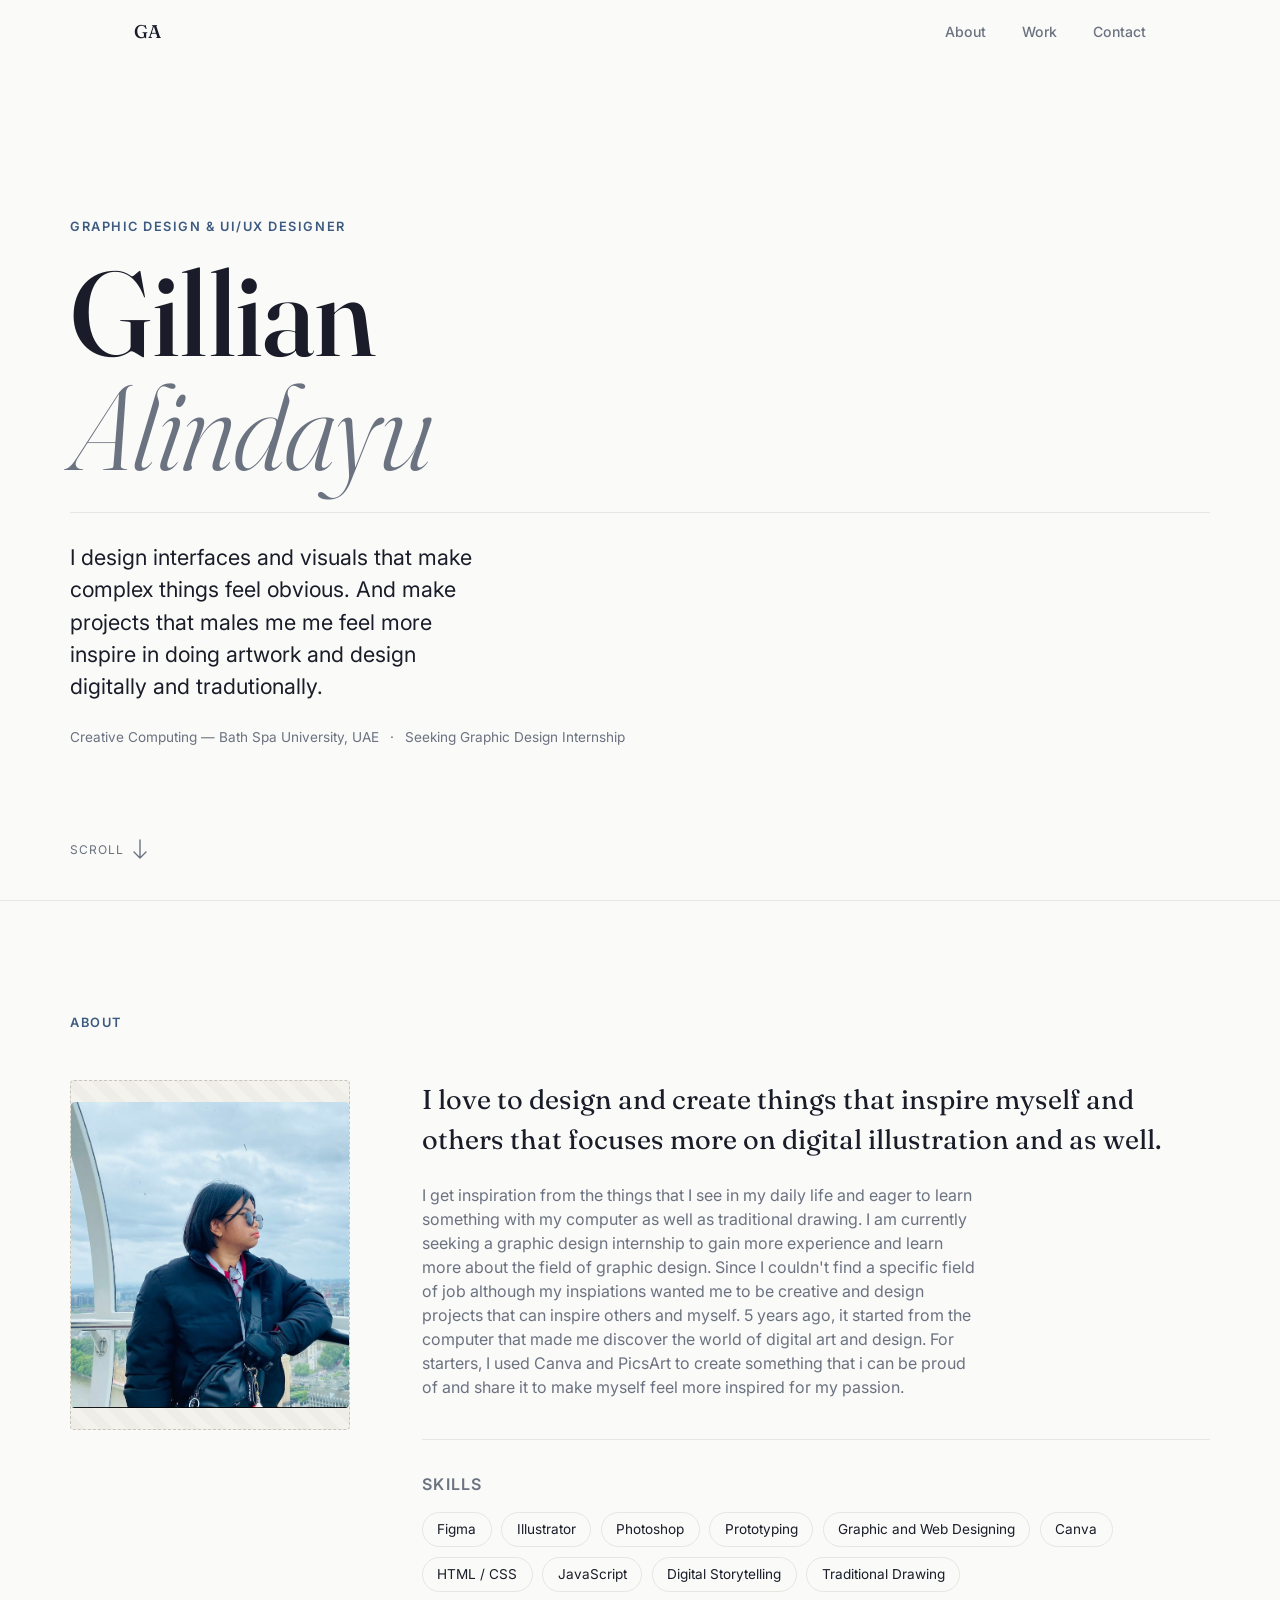
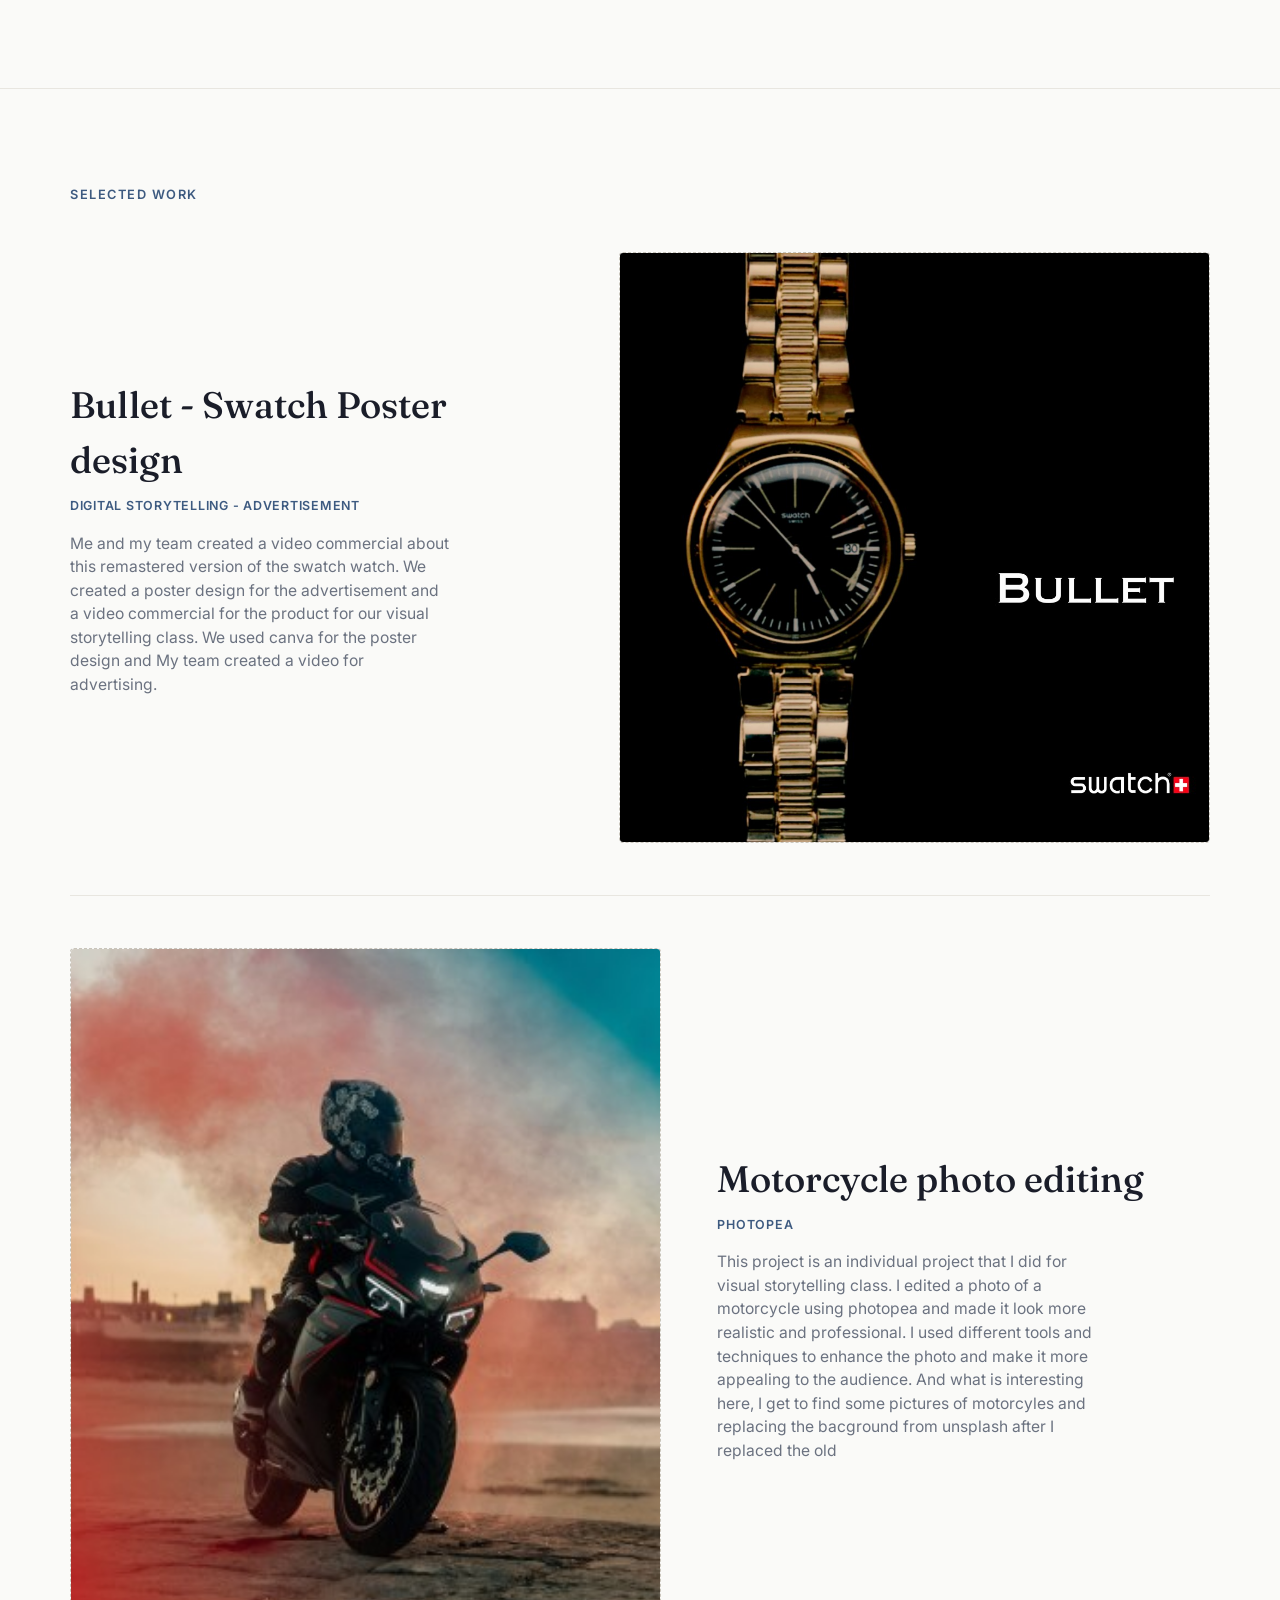
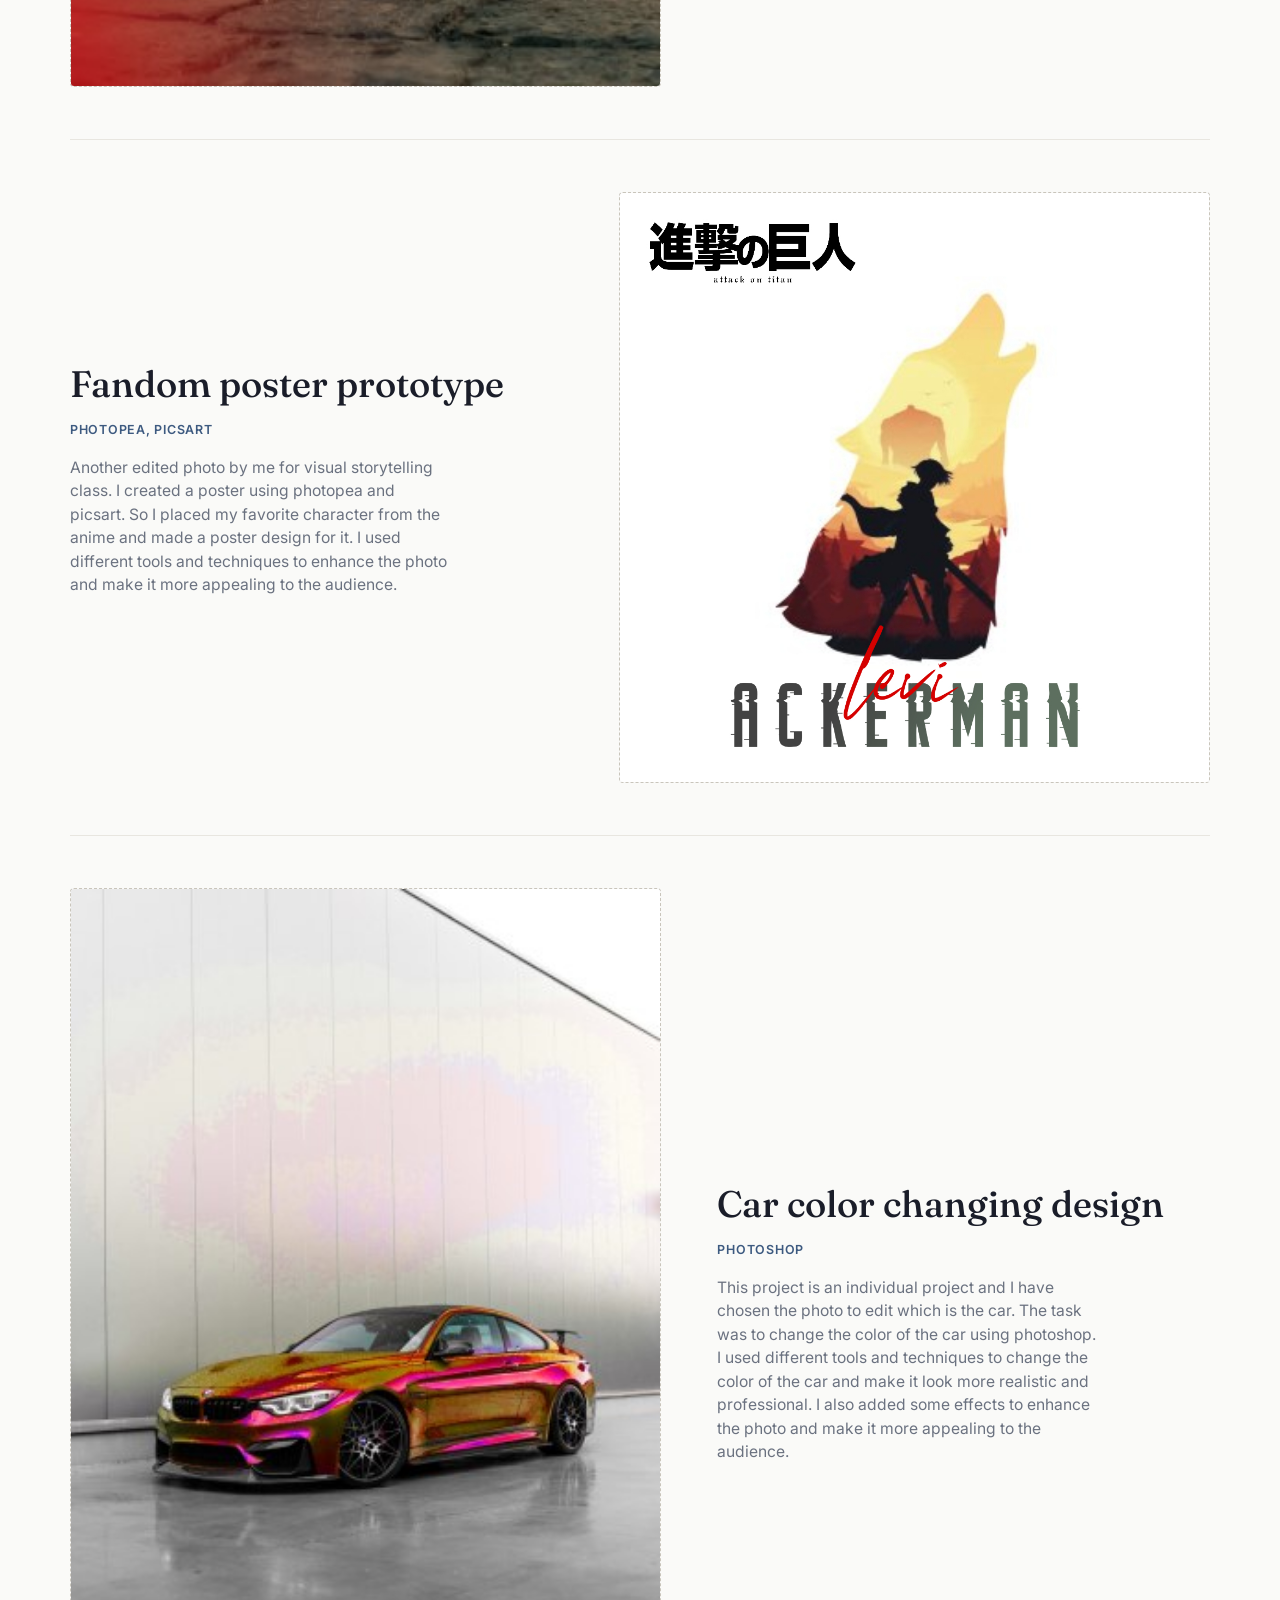
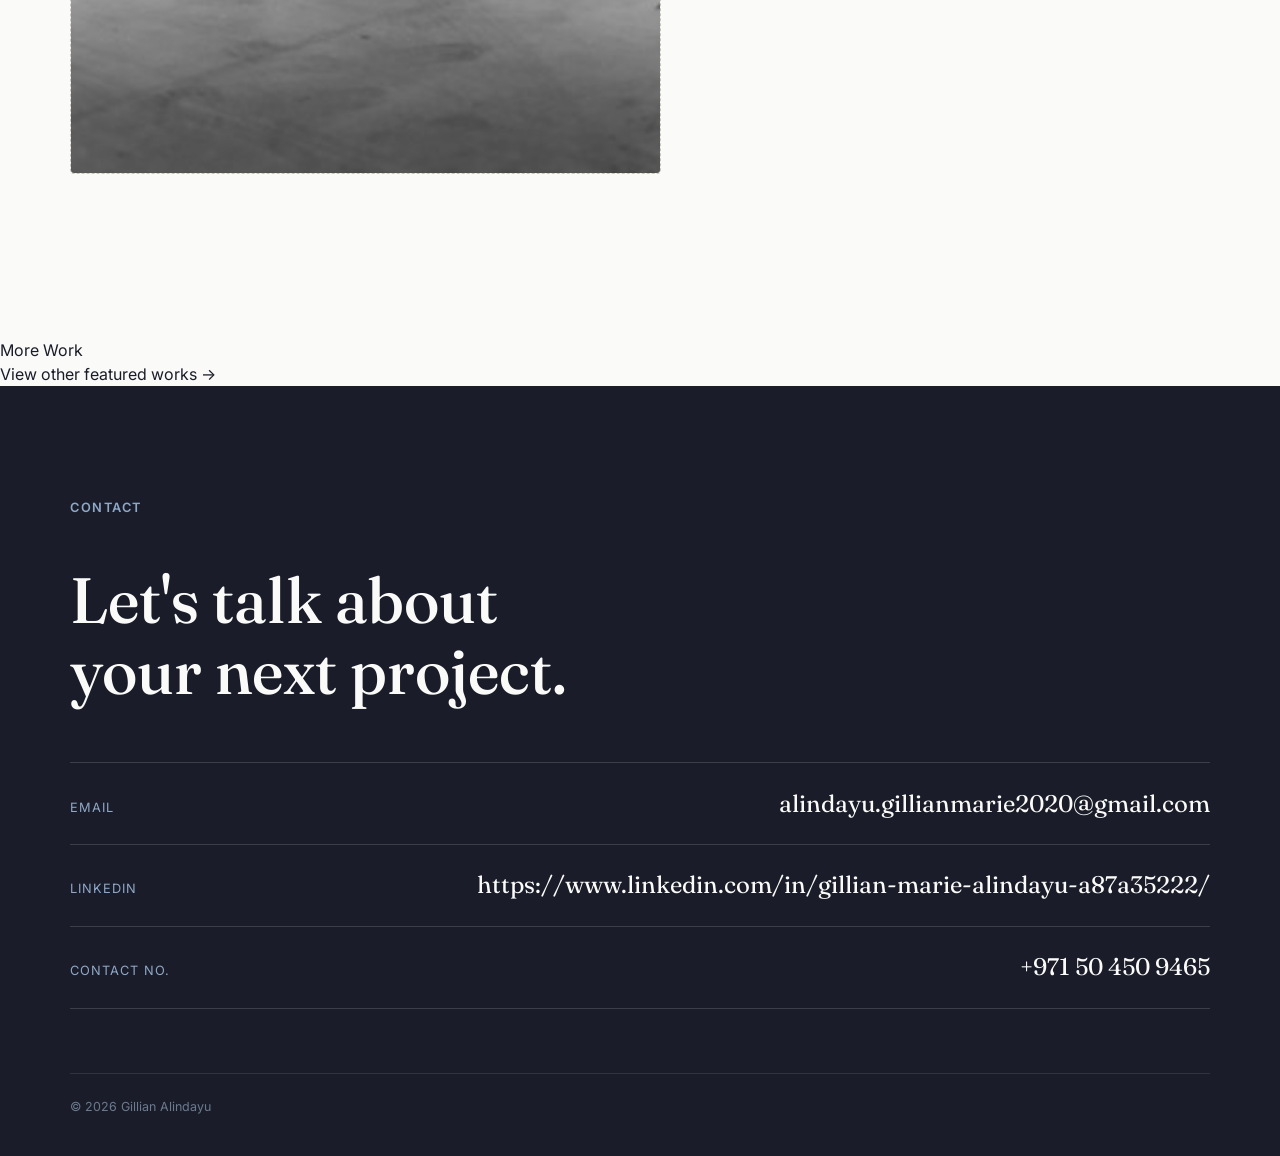
<file: index.html>
<!DOCTYPE html>
<html lang="en">
<head>
<meta charset="UTF-8">
<meta name="viewport" content="width=device-width, initial-scale=1.0">
<title>Gillian — Graphic Design &amp; UI/UX Portfolio</title>
<meta name="description" content="Portfolio of Gillian, Creative Computing student specializing in graphic design and UI/UX prototyping.">

<link rel="preconnect" href="https://fonts.googleapis.com">
<link rel="preconnect" href="https://fonts.gstatic.com" crossorigin>
<link href="https://fonts.googleapis.com/css2?family=Fraunces:opsz,wght@9..144,300;9..144,400;9..144,500;9..144,600&family=Inter:wght@400;500;600&display=swap" rel="stylesheet">

<link rel="stylesheet" href="styles.css">
</head>
<body>

<!-- ====================== NAV ====================== -->
<header class="nav" id="nav">
  <div class="nav-inner">
    <a href="#top" class="nav-mark">GA</a>
    <nav class="nav-links">
      <a href="#about">About</a>
      <a href="#work">Work</a>
      <a href="#contact">Contact</a>
    </nav>
    <button class="nav-toggle" id="navToggle" aria-label="Toggle menu" aria-expanded="false">
      <span></span><span></span><span></span>
    </button>
  </div>
</header>

<!-- ====================== HERO ====================== -->
<section class="hero" id="top">
  <div class="hero-inner">
    <p class="eyebrow">Graphic Design &amp; UI/UX Designer</p>
    <h1 class="hero-name">
      Gillian<br><span class="hero-name-sub">Alindayu</span>
    </h1>
    <div class="hero-rule" id="heroRule" aria-hidden="true"></div>
    <p class="hero-tagline">
      <!-- EDIT: write your own 1-line role statement here -->
      I design interfaces and visuals that make complex things feel obvious. And make projects that males 
      me me feel more inspire in doing artwork and design digitally and tradutionally. 
    </p>
    <div class="hero-meta">
      <span>Creative Computing — Bath Spa University, UAE</span>
      <span class="hero-meta-dot">·</span>
      <span>Seeking Graphic Design Internship</span>
    </div>
  </div>
  <button class="scroll-cue" id="scrollCue" aria-label="Scroll to about section">
    <span>Scroll</span>
    <svg width="14" height="20" viewBox="0 0 14 20" fill="none"><path d="M7 1V19M7 19L1 13M7 19L13 13" stroke="currentColor" stroke-width="1.4" stroke-linecap="round" stroke-linejoin="round"/></svg>
  </button>
</section>

<!-- ====================== ABOUT ====================== -->
<section class="about" id="about">
  <div class="about-inner">
    <p class="section-label">About</p>
    <div class="about-grid">
      <div class="about-photo-wrap">
        <!-- EDIT: replace with your headshot. Recommended size ~480x600px (portrait) -->
        <div class="about-photo placeholder-block">
          <span>
            <img src="profilemain.png" alt="Headshot of Gillian" class="about-photo-img">
          </span>
        </div>
      </div>
      <div class="about-copy">
        <!-- EDIT: replace this paragraph with your own bio -->
        <p class="about-lead">
          I love to design and create things that inspire myself and others that focuses more on digital illustration and as well.
        </p>
        <p>
           I get inspiration from the things that I see in my daily life and eager to learn something with my computer as well as traditional drawing. I am currently seeking a graphic design internship to gain more experience and learn more about the field of graphic design.
           Since I couldn't find a specific field of job although my inspiations wanted me to be creative and design projects that can inspire others and myself. 5 years ago, it started from the computer that made me discover the world of digital art and design. For starters, I used Canva and PicsArt to create something that i can be 
           proud of and share it to make myself feel more inspired for my passion. 
        </p>

        <div class="about-skills">
          <p class="about-skills-label">Skills</p>
          <ul class="skills-list">
            <li>Figma</li>
            <li>Illustrator</li>
            <li>Photoshop</li>
            <li>Prototyping</li>
            <li>Graphic and Web Designing</li>
            <li>Canva</li>
            <li>HTML / CSS</li>
            <li>JavaScript</li>
            <li>Digital Storytelling</li>
            <li>Traditional Drawing</li>
            <!-- EDIT: add/remove tools to match your actual skill set -->
          </ul>
        </div>
      </div>
    </div>
  </div>
</section>

<!-- ====================== WORK / PROJECTS ====================== -->
<section class="work" id="work">
  <div class="work-inner">
    <p class="section-label">Selected Work</p>

    <!-- PROJECT 1 -->
    <article class="project" data-project="1">
      <div class="project-text">
        <h3 class="project-title">Bullet - Swatch Poster design</h3>
        <p class="project-role">Digital Storytelling - advertisement</p>
        <p class="project-desc">
         Me and my team created a video commercial about this remastered version of the swatch watch. We created a poster design for the advertisement and a video commercial for the product for our 
         visual storytelling class. We used canva for the poster design and My team created a video for advertising.
        </p>
      </div>
      <div class="project-media">
        <!-- EDIT: replace with project-1.jpg, recommended 1200x900px -->
        <div class="placeholder-block project-image">
          <img src="swatchProject.png" alt="Preview of Project One" class="project-img">
        </div>
      </div>
    </article>

    <!-- PROJECT 2 -->
    <article class="project project-reverse" data-project="2">
      <div class="project-text">
        <h3 class="project-title">Motorcycle photo editing </h3>
        <p class="project-role">Photopea</p>
        <p class="project-desc">
          This project is an individual project that I did for visual storytelling class. I edited a photo of a motorcycle using photopea and made it look more realistic and professional. I used different tools and techniques to enhance the photo and make it more appealing to the audience.
          And what is interesting here, I get to find some pictures of motorcyles and replacing the bacground from unsplash after I replaced the old
        </p>
      </div>
      <div class="project-media">
        <!-- EDIT: replace with project-2.jpg, recommended 1200x900px -->
        <div class="placeholder-block project-image">
          <img src="motorPhotography.png" alt="Preview of Project One" class="project-img">
        </div>
      </div>
    </article>

    <!-- PROJECT 3 -->
    <article class="project" data-project="3">
      <div class="project-text">
        <h3 class="project-title">Fandom poster prototype </h3>
        <p class="project-role">Photopea, PicsArt</p>
        <p class="project-desc">
         Another edited photo by me for visual storytelling class. I created a poster using photopea and picsart. So I placed my favorite character from the anime and made a poster design for it. I used different tools and techniques to enhance the photo and make it more appealing to the audience.
        </p>
      </div>
      <div class="project-media">
        <!-- EDIT: replace with project-3.jpg, recommended 1200x900px -->
        <div class="placeholder-block project-image">
          <img src="poster album.jpg" alt="Preview of Project One" class="project-img">
        </div>
      </div>
    </article>

    <!-- PROJECT 4 -->
    <article class="project project-reverse" data-project="4">
      <div class="project-text">
        <h3 class="project-title">Car color changing design</h3>
        <p class="project-role">Photoshop</p>
        <p class="project-desc">
          This project is an individual project and I have chosen the photo to edit which is the car. The task was to change the color of the car using photoshop. I used different tools and techniques to change the color of the car and make it look more realistic and professional. I also added some effects to enhance the photo and make it more appealing to the audience.
          
        </p>
      </div>
      <div class="project-media">
        <!-- EDIT: replace with project-4.jpg, recommended 1200x900px -->
        <div class="placeholder-block project-image">
          <img src="car2.png" alt="Preview of Project One" class="project-img">
        </div>
      </div>
    </article>

    <!-- Add project 5 / 6 by duplicating an .project article block above -->

  </div>


</section>


<section class="view-other-works">
  <div class="view-other-works-inner">
    <p class="view-other-works-label">More Work</p>
    <a href="featured_edits.html" class="view-other-works-link">View other featured works →</a>
  </div>  
</section>

<!-- ====================== CONTACT ====================== -->
<section class="contact" id="contact">
  <div class="contact-inner">
    <p class="section-label section-label-light">Contact</p>
    <h2 class="contact-headline">Let's talk about<br>your next project.</h2>
    <div class="contact-links">
      <!-- EDIT: update href values with your real details -->
      <a href="https://mail.google.com/mail/?view=cm&fs=1&to=alindayu.gillianmarie2020@gmail.com" class="contact-link" target="_blank" rel="noopener">
        <span>Email</span>
        <strong>alindayu.gillianmarie2020@gmail.com</strong>
      </a>
      <a href="https://www.linkedin.com/in/gillian-marie-alindayu-a87a35222/" class="contact-link" target="_blank" rel="noopener">
        <span>LinkedIn</span>
        <strong>https://www.linkedin.com/in/gillian-marie-alindayu-a87a35222/</strong>
      </a>
      <a href="#" class="contact-link">
        <span>Contact No.</span>
        <strong>+971 50 450 9465</strong>
      </a>
    </div>
  </div>
  <footer class="footer">
    <p>&copy; <span id="year"></span> Gillian Alindayu </p>
  </footer>
</section>


<script src="script.js"></script>
</body>
</html>
</file>
<file: styles.css>
/* ===========================================================
   DESIGN TOKENS
   =========================================================== */
:root {
  --color-bg:        #FAFAF8;
  --color-ink:       #1A1D29;
  --color-accent:    #3D5A80;
  --color-accent-soft: #E3E8EF;
  --color-line:      #E8E6E0;
  --color-muted:     #6B7280;
  --color-contact-bg: #1A1D29;
  --color-contact-fg: #FAFAF8;

  --font-display: "Fraunces", serif;
  --font-body: "Inter", system-ui, -apple-system, sans-serif;

  --container: 1140px;
  --gutter: clamp(1.5rem, 5vw, 4rem);

  --ease: cubic-bezier(0.22, 1, 0.36, 1);
}

/* ===========================================================
   RESET
   =========================================================== */
*, *::before, *::after { box-sizing: border-box; }
html { scroll-behavior: smooth; }
body {
  margin: 0;
  background: var(--color-bg);
  color: var(--color-ink);
  font-family: var(--font-body);
  font-size: 16px;
  line-height: 1.5;
  -webkit-font-smoothing: antialiased;
}
img { max-width: 100%; display: block; }
a { color: inherit; text-decoration: none; }
ul { margin: 0; padding: 0; list-style: none; }
h1, h2, h3, p { margin: 0; }

@media (prefers-reduced-motion: reduce) {
  *, *::before, *::after {
    animation-duration: 0.01ms !important;
    animation-iteration-count: 1 !important;
    transition-duration: 0.01ms !important;
    scroll-behavior: auto !important;
  }
}

:focus-visible {
  outline: 2px solid var(--color-accent);
  outline-offset: 3px;
  border-radius: 2px;
}

/* ===========================================================
   PLACEHOLDER BLOCKS (remove styling once real images are added —
   just delete the .placeholder-block rule and put an <img> in its place)
   =========================================================== */
.placeholder-block {
  display: flex;
  align-items: center;
  justify-content: center;
  background:
    repeating-linear-gradient(45deg, #EFEDE7 0 10px, #F4F2ED 10px 20px);
  border: 1px dashed #C9C5BB;
  color: var(--color-muted);
  font-family: var(--font-body);
  font-size: 0.8rem;
  text-align: center;
  line-height: 1.4;
  border-radius: 2px;
}

/* ===========================================================
   NAV
   =========================================================== */
.nav {
  position: fixed;
  top: 0; left: 0; right: 0;
  z-index: 100;
  background: rgba(250, 250, 248, 0.85);
  backdrop-filter: blur(8px);
  border-bottom: 1px solid transparent;
  transition: border-color 0.3s var(--ease);
}
.nav.scrolled { border-bottom-color: var(--color-line); }

.nav-inner {
  max-width: var(--container);
  margin: 0 auto;
  padding: 1.1rem var(--gutter);
  display: flex;
  align-items: center;
  justify-content: space-between;
}
.nav-mark {
  font-family: var(--font-display);
  font-weight: 500;
  font-size: 1.15rem;
  letter-spacing: 0.02em;
}
.nav-links {
  display: flex;
  gap: 2.25rem;
}
.nav-links a {
  font-size: 0.88rem;
  font-weight: 500;
  color: var(--color-muted);
  position: relative;
  transition: color 0.2s var(--ease);
}
.nav-links a::after {
  content: "";
  position: absolute;
  left: 0; bottom: -6px;
  width: 0%; height: 1px;
  background: var(--color-accent);
  transition: width 0.25s var(--ease);
}
.nav-links a:hover { color: var(--color-ink); }
.nav-links a:hover::after { width: 100%; }

.nav-toggle {
  display: none;
  flex-direction: column;
  gap: 5px;
  background: none;
  border: none;
  cursor: pointer;
  padding: 8px;
}
.nav-toggle span {
  width: 22px; height: 1.5px;
  background: var(--color-ink);
  transition: transform 0.25s var(--ease), opacity 0.25s var(--ease);
}

/* ===========================================================
   HERO
   =========================================================== */
.hero {
  min-height: 100vh;
  display: flex;
  flex-direction: column;
  justify-content: center;
  align-items: flex-start;
  padding: 0 var(--gutter);
  position: relative;
}
.hero-inner {
  max-width: var(--container);
  width: 100%;
  margin: 0 auto;
  padding-top: 4rem;
}
.eyebrow {
  font-size: 0.8rem;
  font-weight: 600;
  letter-spacing: 0.12em;
  text-transform: uppercase;
  color: var(--color-accent);
  margin-bottom: 1.25rem;
  opacity: 0;
  animation: rise 0.7s var(--ease) 0.1s forwards;
}
.hero-name {
  font-family: var(--font-display);
  font-weight: 500;
  font-size: clamp(3.2rem, 11vw, 7.5rem);
  line-height: 0.95;
  letter-spacing: -0.01em;
  opacity: 0;
  animation: rise 0.8s var(--ease) 0.25s forwards;
}
.hero-name-sub {
  color: var(--color-muted);
  font-weight: 300;
  font-style: italic;
}
.hero-rule {
  height: 1px;
  background: var(--color-line);
  margin: 1.75rem 0 1.75rem;
  width: 0%;
  animation: drawline 1s var(--ease) 0.9s forwards;
}
.hero-tagline {
  font-size: clamp(1.05rem, 2vw, 1.35rem);
  max-width: 32ch;
  color: var(--color-ink);
  opacity: 0;
  animation: rise 0.7s var(--ease) 0.6s forwards;
}
.hero-meta {
  margin-top: 1.5rem;
  font-size: 0.85rem;
  color: var(--color-muted);
  opacity: 0;
  animation: rise 0.7s var(--ease) 0.8s forwards;
}
.hero-meta-dot { margin: 0 0.5em; }

@keyframes rise {
  from { opacity: 0; transform: translateY(14px); }
  to   { opacity: 1; transform: translateY(0); }
}
@keyframes drawline {
  from { width: 0%; }
  to   { width: 100%; }
}

.scroll-cue {
  position: absolute;
  bottom: 2.5rem;
  left: var(--gutter);
  display: flex;
  align-items: center;
  gap: 0.6rem;
  background: none;
  border: none;
  cursor: pointer;
  color: var(--color-muted);
  font-family: var(--font-body);
  font-size: 0.75rem;
  letter-spacing: 0.08em;
  text-transform: uppercase;
  opacity: 0;
  animation: rise 0.7s var(--ease) 1.1s forwards;
}
.scroll-cue svg { animation: bob 2s ease-in-out infinite; }
@keyframes bob {
  0%, 100% { transform: translateY(0); }
  50% { transform: translateY(4px); }
}

/* ===========================================================
   SECTION SHARED
   =========================================================== */
.section-label {
  font-size: 0.8rem;
  font-weight: 600;
  letter-spacing: 0.12em;
  text-transform: uppercase;
  color: var(--color-accent);
  margin-bottom: 3rem;
}
.section-label-light { color: #8FA8C7; }

/* ===========================================================
   ABOUT
   =========================================================== */
.about {
  padding: 7rem var(--gutter) 6rem;
  border-top: 1px solid var(--color-line);
}
.about-inner { max-width: var(--container); margin: 0 auto; }
.about-grid {
  display: grid;
  grid-template-columns: 280px 1fr;
  gap: 4.5rem;
  align-items: start;
}
.about-photo {
  width: 100%;
  max-width: 480px;
  aspect-ratio: 4 / 5;
  overflow: hidden;
  border-radius: 4px;
}

.about-photo-img {
  width: 100%;
  height: auto;
  object-fit: contain;
  display: block;
  border-radius: 4px;
}

.about-lead {
  font-family: var(--font-display);
  font-size: clamp(1.3rem, 2.4vw, 1.7rem);
  line-height: 1.45;
  font-weight: 400;
  margin-bottom: 1.5rem;
}
.about-copy p:not(.about-lead) {
  color: var(--color-muted);
  font-size: 1rem;
  max-width: 56ch;
  margin-bottom: 1rem;
}
.about-skills {
  margin-top: 2.5rem;
  padding-top: 2rem;
  border-top: 1px solid var(--color-line);
}
.about-skills-label {
  font-size: 0.78rem;
  font-weight: 600;
  letter-spacing: 0.08em;
  text-transform: uppercase;
  color: var(--color-muted);
  margin-bottom: 0.9rem;
}
.skills-list {
  display: flex;
  flex-wrap: wrap;
  gap: 0.6rem;
}
.skills-list li {
  font-size: 0.85rem;
  padding: 0.4rem 0.9rem;
  border: 1px solid var(--color-line);
  border-radius: 100px;
  color: var(--color-ink);
}

/* ===========================================================
   WORK
   =========================================================== */
.work {
  padding: 6rem var(--gutter) 7rem;
  border-top: 1px solid var(--color-line);
}
.work-inner { max-width: var(--container); margin: 0 auto; }

.project {
  display: grid;
  grid-template-columns: 1fr 1.2fr;
  gap: 3.5rem;
  align-items: center;
  padding: 3.25rem 0;
  border-top: 1px solid var(--color-line);
  opacity: 0;
  transform: translateY(24px);
  transition: opacity 0.6s var(--ease), transform 0.6s var(--ease);
}
.project.in-view { opacity: 1; transform: translateY(0); }
.work-inner .project:first-of-type { border-top: none; padding-top: 0; }

.project-reverse { direction: rtl; }
.project-reverse .project-text,
.project-reverse .project-media { direction: ltr; }

.project-title {
  font-family: var(--font-display);
  font-size: clamp(1.6rem, 3vw, 2.3rem);
  font-weight: 500;
  margin-bottom: 0.6rem;
}
.project-role {
  font-size: 0.78rem;
  font-weight: 600;
  letter-spacing: 0.06em;
  text-transform: uppercase;
  color: var(--color-accent);
  margin-bottom: 1rem;
}
.project-desc {
  color: var(--color-muted);
  font-size: 0.98rem;
  max-width: 38ch;
  margin-bottom: 1.4rem;
}
.project-link {
  font-size: 0.88rem;
  font-weight: 600;
  border-bottom: 1px solid var(--color-ink);
  padding-bottom: 2px;
  display: inline-block;
  transition: color 0.2s var(--ease), border-color 0.2s var(--ease);
}
.project-link:hover {
  color: var(--color-accent);
  border-color: var(--color-accent);
}

.project-media {
  border-radius: 3px;
}
.project-image {
  width: 100%;
  overflow: hidden;
  border-radius: 4px;
  transition: transform 0.6s var(--ease);
  background: #F8F8F8;
}
.project-img {
  width: 100%;
  height: auto;
  object-fit: contain;
  display: block;
}
.project:hover .project-image { transform: scale(1.025); }

/* ===========================================================
   CONTACT
   =========================================================== */
.contact {
  background: var(--color-contact-bg);
  color: var(--color-contact-fg);
  padding: 7rem var(--gutter) 2.5rem;
}
.contact-inner { max-width: var(--container); margin: 0 auto; }
.contact-headline {
  font-family: var(--font-display);
  font-weight: 500;
  font-size: clamp(2.2rem, 6vw, 4rem);
  line-height: 1.1;
  margin-bottom: 3.5rem;
}
.contact-links {
  display: flex;
  flex-direction: column;
  border-top: 1px solid rgba(250,250,248,0.15);
}
.contact-link {
  display: flex;
  justify-content: space-between;
  align-items: baseline;
  padding: 1.4rem 0;
  border-bottom: 1px solid rgba(250,250,248,0.15);
  transition: padding-left 0.25s var(--ease), color 0.25s var(--ease);
}
.contact-link span {
  font-size: 0.8rem;
  text-transform: uppercase;
  letter-spacing: 0.08em;
  color: #8FA8C7;
}
.contact-link strong {
  font-family: var(--font-display);
  font-weight: 400;
  font-size: clamp(1.1rem, 2.5vw, 1.5rem);
}
.contact-link:hover {
  padding-left: 0.75rem;
  color: #8FA8C7;
}
.footer {
  max-width: var(--container);
  margin: 4rem auto 0;
  padding-top: 1.5rem;
  border-top: 1px solid rgba(250,250,248,0.1);
}
.footer p {
  font-size: 0.78rem;
  color: #6B7A8F;
}

/* ===========================================================
   RESPONSIVE
   =========================================================== */
@media (max-width: 860px) {
  .about-grid { grid-template-columns: 1fr; gap: 2rem; }
  .about-photo-wrap { max-width: 240px; }
  .project, .project-reverse {
    grid-template-columns: 1fr;
    direction: ltr;
  }
  .project-media { order: -1; }
}

@media (max-width: 640px) {
  .nav-links { display: none; }
  .nav-toggle { display: flex; }
  .nav.menu-open .nav-links {
    display: flex;
    flex-direction: column;
    position: absolute;
    top: 100%; left: 0; right: 0;
    background: var(--color-bg);
    padding: 1.5rem var(--gutter) 2rem;
    border-bottom: 1px solid var(--color-line);
    gap: 1.25rem;
  }
  .hero-meta { display: flex; flex-direction: column; gap: 0.3rem; align-items: flex-start; }
  .hero-meta-dot { display: none; }
  .scroll-cue { display: none; }
}

/* ===========================================================
   FEATURED GALLERY
   =========================================================== */
.gallery-header {
  padding: 7rem var(--gutter) 0;
  max-width: var(--container);
  margin: 0 auto;
  text-align: center;
}
.gallery-header .eyebrow {
  color: var(--color-accent);
  letter-spacing: 0.18em;
  text-transform: uppercase;
  font-size: 0.8rem;
  margin-bottom: 1rem;
}
.gallery-title {
  font-family: var(--font-display);
  font-size: clamp(2.8rem, 6vw, 4.5rem);
  margin-bottom: 1rem;
}
.gallery-intro {
  max-width: 44ch;
  margin: 0 auto;
  color: var(--color-muted);
  font-size: 1rem;
  line-height: 1.8;
}
.gallery-header a {
  display: inline-block;
  margin-top: 1rem;
  color: var(--color-accent);
  font-size: 0.95rem;
  border-bottom: 1px solid transparent;
}
.gallery-header a:hover { border-color: var(--color-accent); }

.rail-wrap {
  position: relative;
  width: 100%;
  height: 2rem;
  margin-top: 3rem;
}
.rail {
  position: absolute;
  top: 1rem;
  left: var(--gutter);
  right: var(--gutter);
  height: 5px;
  background: linear-gradient(90deg, var(--color-accent) 0%, rgba(61,90,128,0.25) 100%);
  border-radius: 999px;
}
.wall {
  display: grid;
  grid-template-columns: repeat(3, minmax(0, 1fr));
  gap: 3rem;
  max-width: var(--container);
  margin: 0 auto;
  padding: 4rem var(--gutter) 6rem;
}
.frame {
  position: relative;
  padding-top: 1.5rem;
  cursor: pointer;
  transition: transform 0.3s var(--ease), filter 0.3s var(--ease);
  transform: rotate(var(--tilt));
}
.frame:hover { transform: translateY(-4px) rotate(var(--tilt)); filter: drop-shadow(0 18px 35px rgba(26,29,41,0.08)); }
.wire {
  position: absolute;
  top: 0;
  left: 50%;
  width: 2px;
  background: radial-gradient(circle at top, #fff 0%, var(--color-muted) 75%);
  transform: translateX(-50%);
  border-radius: 999px;
}
.mat {
  overflow: hidden;
  border-radius: 24px;
  background: #fff;
  border: 1px solid var(--color-line);
}
.mat img {
  width: 100%;
  height: auto;
  display: block;
  aspect-ratio: 4 / 5;
  object-fit: cover;
}
.plaque {
  display: grid;
  gap: 0.35rem;
  padding: 1rem 0.85rem 0;
}
.plaque-title {
  display: block;
  font-family: var(--font-display);
  font-size: 1rem;
  font-weight: 500;
}
.plaque-meta {
  color: var(--color-muted);
  font-size: 0.85rem;
}
.lightbox {
  position: fixed;
  inset: 0;
  display: grid;
  place-items: center;
  padding: 2rem;
  background: rgba(10, 14, 24, 0.8);
  opacity: 0;
  pointer-events: none;
  transition: opacity 0.25s ease;
  z-index: 200;
}
.lightbox[aria-hidden="false"] {
  opacity: 1;
  pointer-events: auto;
}
.lightbox-figure {
  max-width: min(1000px, 100%);
  width: 100%;
  margin: 0;
}
.lightbox-figure img {
  width: 100%;
  height: auto;
  border-radius: 18px;
}
.lightbox-close {
  position: absolute;
  top: 1.5rem;
  right: 1.5rem;
  width: 3rem;
  height: 3rem;
  border: none;
  background: rgba(250,250,248,0.12);
  color: var(--color-bg);
  font-size: 1.8rem;
  cursor: pointer;
  border-radius: 999px;
}
.lightbox figcaption {
  margin-top: 1rem;
  color: #F2F4F8;
  font-size: 0.98rem;
  text-align: center;
}
@media (max-width: 1080px) { .wall { grid-template-columns: repeat(2, minmax(0, 1fr)); } }
@media (max-width: 720px) { .wall { grid-template-columns: 1fr; } .gallery-header { padding-top: 4.5rem; } }
</file>
